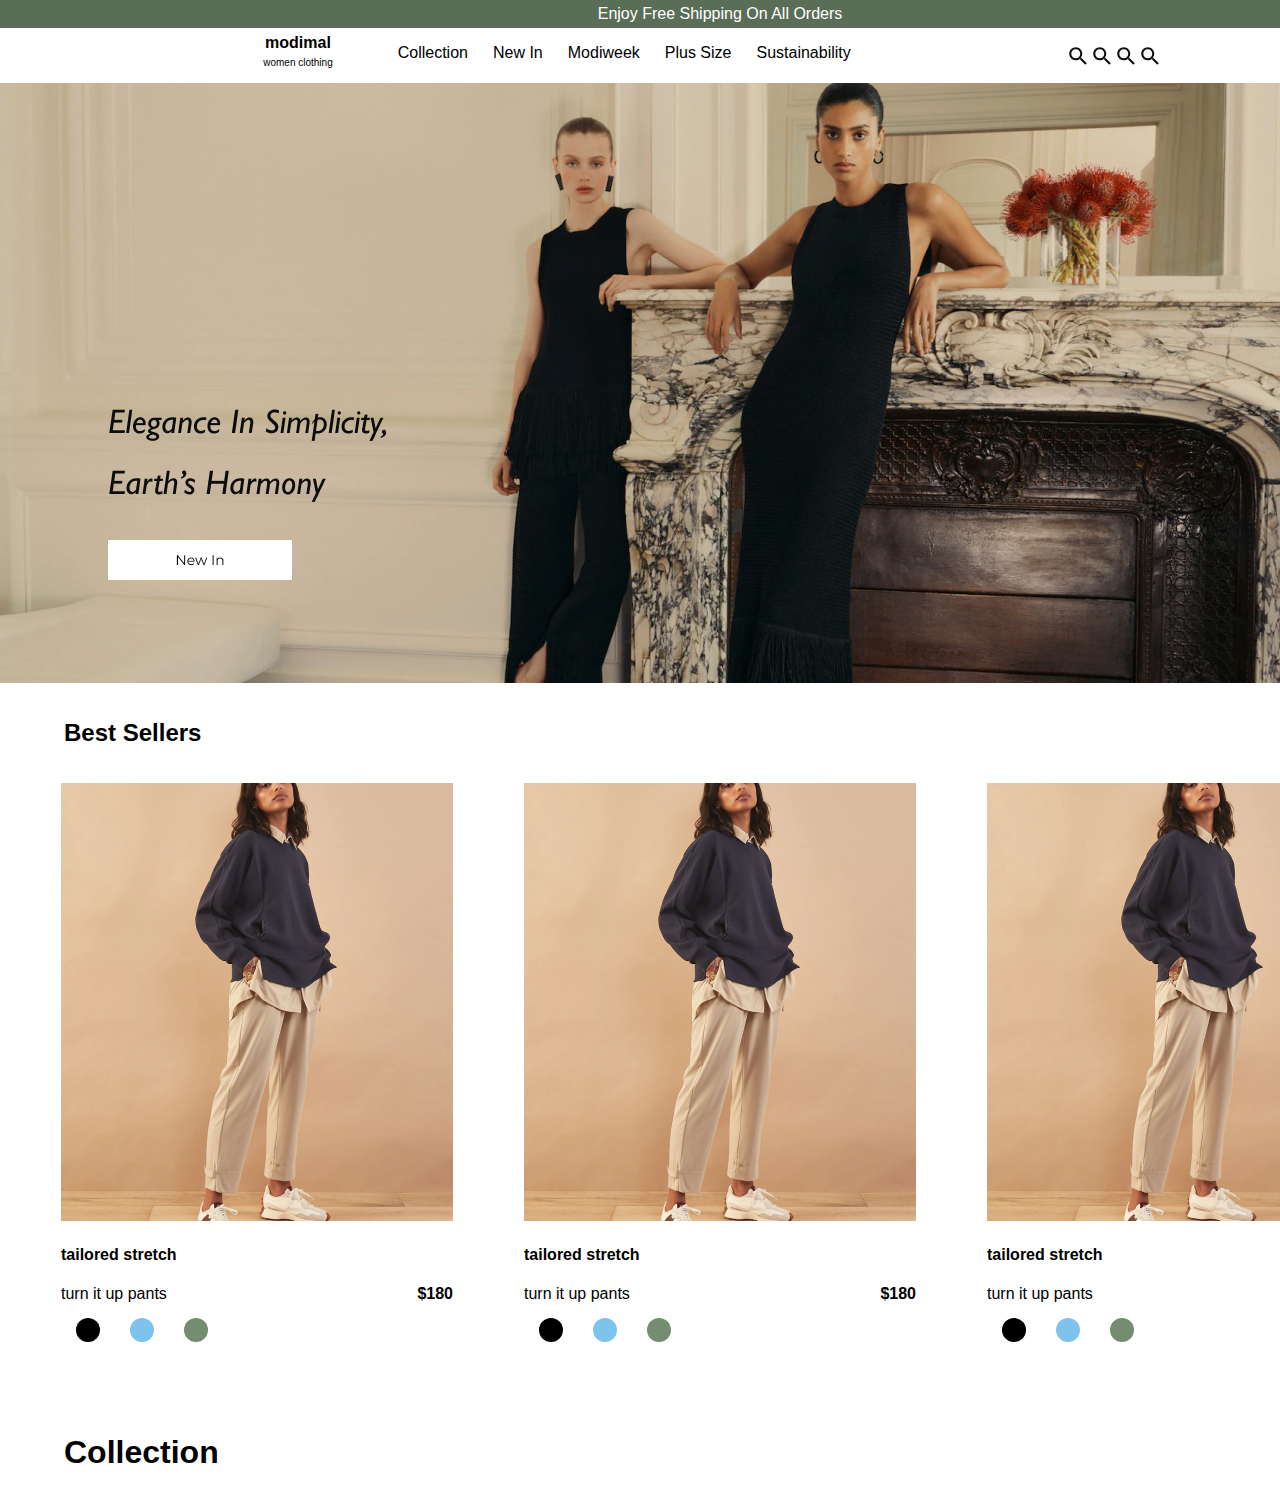
<file: estudo.html>
<!DOCTYPE html>
<html lang="en">
  <head>
    <link rel="stylesheet" href="index.css" />
    <meta charset="UTF-8" />
    <meta name="viewport" content="width=device-width, initial-scale=1.0" />
    <title>Document</title>
  </head>
  <body>
    <header>
      <div class="greenline">Enjoy Free Shipping On All Orders</div>
      <div class="head">
        <div class="logo">
          <b>modimal</b>
          <a class="sublogo">women clothing</a>
        </div>
        <div class="menu">
          <p class="menuItem">Collection</p>
          <p class="menuItem">New In</p>
          <p class="menuItem">Modiweek</p>
          <p class="menuItem">Plus Size</p>
          <p class="menuItem">Sustainability</p>
          <div class="favIcon">
            <svg
              xmlns="http://www.w3.org/2000/svg"
              width="24"
              height="24"
              viewBox="0 0 24 24"
              fill="none"
            >
              <path
                d="M15.755 14.255H14.965L14.685 13.985C15.665 12.845 16.255 11.365 16.255 9.755C16.255 6.165 13.345 3.255 9.755 3.255C6.165 3.255 3.255 6.165 3.255 9.755C3.255 13.345 6.165 16.255 9.755 16.255C11.365 16.255 12.845 15.665 13.985 14.685L14.255 14.965V15.755L19.255 20.745L20.745 19.255L15.755 14.255ZM9.755 14.255C7.26501 14.255 5.255 12.245 5.255 9.755C5.255 7.26501 7.26501 5.255 9.755 5.255C12.245 5.255 14.255 7.26501 14.255 9.755C14.255 12.245 12.245 14.255 9.755 14.255Z"
                fill="#0C0C0C"
              />
            </svg>
            <svg
              xmlns="http://www.w3.org/2000/svg"
              width="24"
              height="24"
              viewBox="0 0 24 24"
              fill="none"
            >
              <path
                d="M15.755 14.255H14.965L14.685 13.985C15.665 12.845 16.255 11.365 16.255 9.755C16.255 6.165 13.345 3.255 9.755 3.255C6.165 3.255 3.255 6.165 3.255 9.755C3.255 13.345 6.165 16.255 9.755 16.255C11.365 16.255 12.845 15.665 13.985 14.685L14.255 14.965V15.755L19.255 20.745L20.745 19.255L15.755 14.255ZM9.755 14.255C7.26501 14.255 5.255 12.245 5.255 9.755C5.255 7.26501 7.26501 5.255 9.755 5.255C12.245 5.255 14.255 7.26501 14.255 9.755C14.255 12.245 12.245 14.255 9.755 14.255Z"
                fill="#0C0C0C"
              />
            </svg>
            <svg
              xmlns="http://www.w3.org/2000/svg"
              width="24"
              height="24"
              viewBox="0 0 24 24"
              fill="none"
            >
              <path
                d="M15.755 14.255H14.965L14.685 13.985C15.665 12.845 16.255 11.365 16.255 9.755C16.255 6.165 13.345 3.255 9.755 3.255C6.165 3.255 3.255 6.165 3.255 9.755C3.255 13.345 6.165 16.255 9.755 16.255C11.365 16.255 12.845 15.665 13.985 14.685L14.255 14.965V15.755L19.255 20.745L20.745 19.255L15.755 14.255ZM9.755 14.255C7.26501 14.255 5.255 12.245 5.255 9.755C5.255 7.26501 7.26501 5.255 9.755 5.255C12.245 5.255 14.255 7.26501 14.255 9.755C14.255 12.245 12.245 14.255 9.755 14.255Z"
                fill="#0C0C0C"
              />
            </svg>
            <svg
              xmlns="http://www.w3.org/2000/svg"
              width="24"
              height="24"
              viewBox="0 0 24 24"
              fill="none"
            >
              <path
                d="M15.755 14.255H14.965L14.685 13.985C15.665 12.845 16.255 11.365 16.255 9.755C16.255 6.165 13.345 3.255 9.755 3.255C6.165 3.255 3.255 6.165 3.255 9.755C3.255 13.345 6.165 16.255 9.755 16.255C11.365 16.255 12.845 15.665 13.985 14.685L14.255 14.965V15.755L19.255 20.745L20.745 19.255L15.755 14.255ZM9.755 14.255C7.26501 14.255 5.255 12.245 5.255 9.755C5.255 7.26501 7.26501 5.255 9.755 5.255C12.245 5.255 14.255 7.26501 14.255 9.755C14.255 12.245 12.245 14.255 9.755 14.255Z"
                fill="#0C0C0C"
              />
            </svg>
          </div>
        </div>
      </div>
    </header>

    <main>
      <div class="menu1">
        <div class="banner"><img src="hero.jpg" alt="#" /></div>
      </div>

      <div class="head-products">
        <div class="bestsellers1">
          <h2>Best Sellers</h2>
        </div>
        <button class="button button1">View All</button>
      </div>

      <div class="container-cards">
        <div class="cards">
          <div class="photo-product-cards">
            <img class="img-card" src="banner1.jpg" alt="" />
            <h4>tailored stretch</h4>
            <div class="description-value">
              turn it up pants
              <b>$180</b>
            </div>
            <div class="circulo1"></div>
            <div class="circulo2"></div>
            <div class="circulo3"></div>
          </div>
        </div>
        <div class="cards">
          <div class="photo-product-cards">
            <img class="img-card" src="banner1.jpg" alt="" />
            <h4>tailored stretch</h4>
            <div class="description-value">
              turn it up pants
              <b>$180</b>
            </div>
            <div class="circulo1"></div>
            <div class="circulo2"></div>
            <div class="circulo3"></div>
          </div>
        </div>
        <div class="cards">
          <div class="photo-product-cards">
            <img class="img-card" src="banner1.jpg" alt="" />
            <h4>tailored stretch</h4>
            <div class="description-value">
              turn it up pants
              <b>$180</b>
            </div>
            <div class="circulo1"></div>
            <div class="circulo2"></div>
            <div class="circulo3"></div>
          </div>
        </div>
      </div>

      <div class="collection-cards">
        <h1>Collection</h1>
      </div>
    </main>
  </body>
</html>
</file>
<file: index.css>
body {
    display: flex;
    margin: 0;
    flex-direction: column;
    height: 100vh;
    width: 1440px;
    background-color: rgb(255, 255, 255);
    font-family: Arial, Helvetica, sans-serif;
}

.greenline {
    font-family: Verdana, Geneva, Tahoma, sans-serif;
    display: flex;
    background-color: #5A6D57;
    width: auto;
    align-items: center;
    justify-content: center;
    padding: 5px;
    color: #ffffff;
}

.head {
    display: flex;
    background-color: #ffffff;
    width: auto;
    justify-content: center;
    gap: 50px;
    flex-wrap: wrap;
    height: 55px;
}

.menu {
    display: flex;
    gap: 25px;
    flex-wrap: wrap;
    padding: 0px 15px;
    /* border: 1px solid; */
}

.menuItem:hover {
    background-color: #5a6d579c;
    color: white;
    border-radius: 25px;
    padding: 5px;
}

.logo {
    display: flex;
    height: 46px;
    justify-content: center;
    flex-direction: column;
    align-items: center;
    gap: 5px;
    /* border: 1px solid; */
}

.sublogo {
    font-size: 10px;
}

.favIcon {
    display: flex;
    margin-left: 190px;
    justify-content: center;
    align-items: center;
}


.banner {
    display: flex;
    justify-content: center;
    align-items: center;
}

img {
    background-repeat: no-repeat;
    background-size: cover;
}



/* BEST SELLERS */
.head-products {
    display: flex;
    /* border: 1px solid; */
    justify-content: space-between;
    align-content: center;
    margin: 1em 4em;
}


.button {
    border: none;
    color: white;
    text-align: center;
    text-decoration: none;
    font-size: 13px;
    margin: 4px 2px;
    transition-duration: 0.25s;
    cursor: pointer;
}

.button1 {
    background-color: white;
    color: black;
    /* border: 1px solid #008CBA; */
}

.button1:hover {
    background-color: #008CBA;
    color: white;
}

/* PRODUCT CARDS */
.container-cards {
    display: flex;
    height: 530px;
    justify-content: space-evenly;
    flex-wrap: wrap;
    gap: 10px;
    margin-bottom: 100px;
}


.cards {
    display: flex;
    /* border: 1px solid; */
    width: 392px;
    height: 438px;
}

.description-value {
    display: flex;
    justify-content: space-between;

}

.img-card {
    width: initial;
}


.circulo1, .circulo2, .circulo3 {
    width: 24px;
    height: 24px;
    border-radius: 50%;
    overflow: hidden;
    float: left;
    margin: 15px;
    transition: 0.3s ease;
    background-color: black;
    justify-content: flex-start;
}

.circulo2 {
    background-color: #7DC3EB;
}

.circulo3 {
    background-color: #748C70;
}

.collection-cards {
    display: flex;
    margin-left: 4em;
}
</file>
